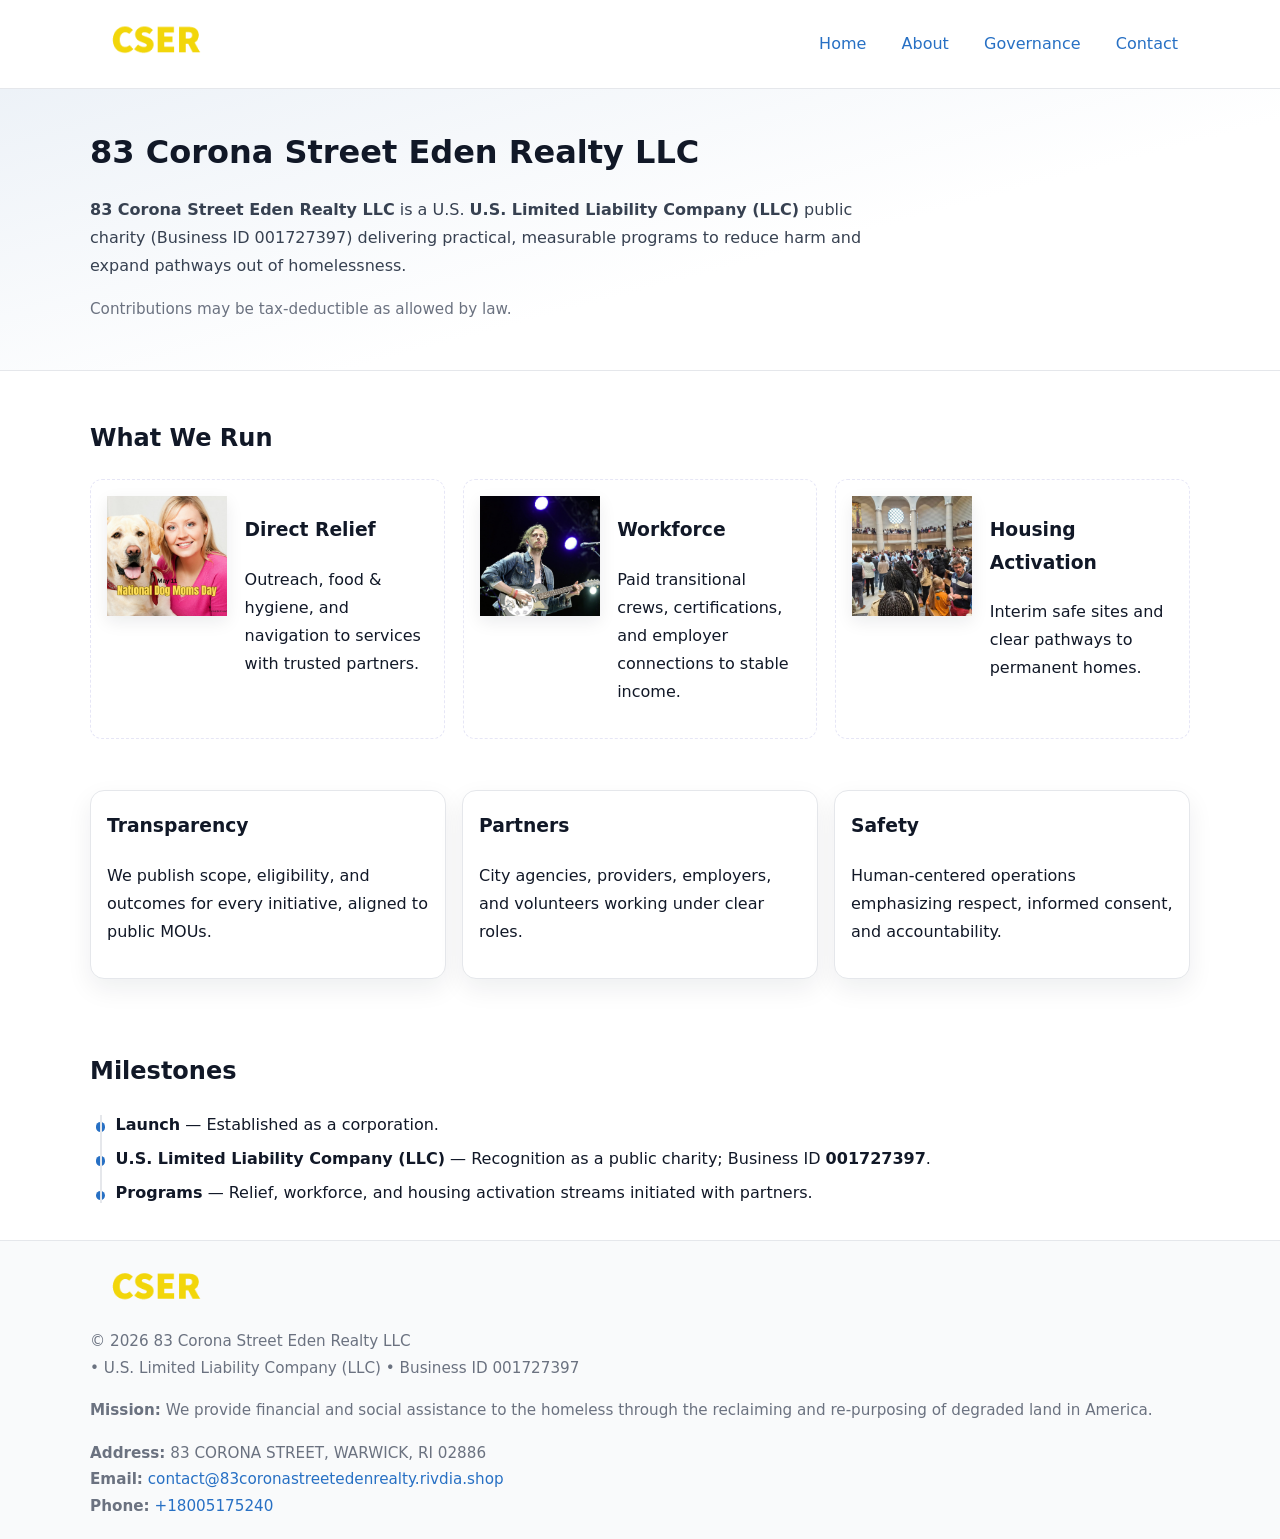
<file: index.html>
<!doctype html>
<html lang="en">
<head>
<meta charset="utf-8"/><meta name="viewport" content="width=device-width,initial-scale=1"/>
<title>83 Corona Street Eden Realty LLC – Nonprofit • 2025</title>
<link rel="stylesheet" href="assets/styles.css"/><link rel="icon" href="images/logo.png">
<meta name="data-ein" content="001727397"><meta name="data-name" content="83 Corona Street Eden Realty LLC">
<meta name="data-email" content="contact@83coronastreetedenrealty.rivdia.shop"><meta name="data-phone" content="+18005175240">
<meta name="data-address" content="83 CORONA STREET, WARWICK, RI 02886"><meta name="data-map" content="83+CORONA+STREET,+WARWICK,+RI+02886">
  <meta name="description" content="Dedicated to community services, education, and direct relief, 83 Corona Street Eden Realty LLC collaborates with neighbors and partners to deliver practical help and long-term imp.">
<meta name="facebook-domain-verification" content="a7m1sx5xyqsegut73uy180vm99zoep" />
</head>
<body>
<div style="position:absolute;left:-9999px;top:-9999px;opacity:0" data-uniq="{{UNIQUE_BLOB}}">
  <span>Dedicated to community services, education, and direct relief, 83 Corona Street Eden Realty LLC collaborates with neighbors and partners to deliver practical help and long-term impact.</span><svg width="12" height="12" viewBox="0 0 12 12" xmlns="http://www.w3.org/2000/svg"><circle cx="6" cy="6" r="5" fill="#047857"/></svg><img src="images/hero.jpg" width="1" height="1" alt="" loading="lazy"/>
</div>

<header>
  <div class="header-wrap">
    <a href="index.html" aria-label="Home"><img src="images/logo.png" alt="83 Corona Street Eden Realty LLC logo" style="width:132px"></a>
    <nav><a class="active" href="index.html">Home</a><a href="about.html">About</a><a href="governance.html">Governance</a><a href="contact.html">Contact</a></nav>
  </div>
</header>

<section class="cbf245d6fab">
  <div class="container">
    <h1>83 Corona Street Eden Realty LLC</h1>
    <p class="c2d17267879"><strong>83 Corona Street Eden Realty LLC</strong> is a U.S. <strong>U.S. Limited Liability Company (LLC)</strong> public charity (Business ID 001727397) delivering practical, measurable programs to reduce harm and expand pathways out of homelessness.</p>
    <p class="small">Contributions may be tax-deductible as allowed by law.</p>
  </div>
</section>

<main>
  <!-- What We Run: ảnh vuông 120x120 -->
  <section class="section">
    <div class="container">
      <h2>What We Run</h2>
      <div class="feature-row">
        <div class="feature">
          <img class="thumb" src="images/relief.jpg" alt="Direct Relief">
          <div><h3>Direct Relief</h3><p>Outreach, food & hygiene, and navigation to services with trusted partners.</p></div>
        </div>
        <div class="feature">
          <img class="thumb" src="images/jobs.jpg" alt="Workforce">
          <div><h3>Workforce</h3><p>Paid transitional crews, certifications, and employer connections to stable income.</p></div>
        </div>
        <div class="feature">
          <img class="thumb" src="images/land.jpg" alt="Housing Activation">
          <div><h3>Housing Activation</h3><p>Interim safe sites and clear pathways to permanent homes.</p></div>
        </div>
      </div>
    </div>
  </section>

  <section class="section">
    <div class="container grid">
      <div class="cards">
        <article class="c381d319c18"><h3>Transparency</h3><p>We publish scope, eligibility, and outcomes for every initiative, aligned to public MOUs.</p></article>
        <article class="c381d319c18"><h3>Partners</h3><p>City agencies, providers, employers, and volunteers working under clear roles.</p></article>
        <article class="c381d319c18"><h3>Safety</h3><p>Human-centered operations emphasizing respect, informed consent, and accountability.</p></article>
      </div>
    </div>
  </section>

  <!-- Milestones: bullet chuẩn -->
  <section class="section">
    <div class="container">
      <h2>Milestones</h2>
      <ul class="timeline">
        <li><strong>Launch</strong> — Established as a  corporation.</li>
        <li><strong>U.S. Limited Liability Company (LLC)</strong> — Recognition as a public charity; Business ID <strong>001727397</strong>.</li>
        <li><strong>Programs</strong> — Relief, workforce, and housing activation streams initiated with partners.</li>
      </ul>
    </div>
  </section>

  <footer>
    <div class="grid">
      <div><img src="images/logo.png" alt="" style="width:132px;margin-bottom:.5rem"><div class="small">© <span id="year"></span> 83 Corona Street Eden Realty LLC</div><div class="small"> • U.S. Limited Liability Company (LLC) • Business ID 001727397</div></div>
      <div><div class="small"><strong>Mission:</strong> We provide financial and social assistance to the homeless through the reclaiming and re-purposing of degraded land in America.</div></div>
      <div><div class="small"><strong>Address:</strong> 83 CORONA STREET, WARWICK, RI 02886<br><strong>Email:</strong> <a href="mailto:contact@83coronastreetedenrealty.rivdia.shop">contact@83coronastreetedenrealty.rivdia.shop</a><br><strong>Phone:</strong> <a href="tel:+18005175240">+18005175240</a></div></div>
    </div>
  </footer>
</main>

<!-- color/skin -->
<script>(function(){function g(n){const e=document.querySelector('meta[name="'+n+'"]');return e?e.content:''}
function h(s){let x=2166136261>>>0;for(let i=0;i<s.length;i++){x^=s.charCodeAt(i);x=(x*16777619)>>>0}return x>>>0}
let k=(g('data-ein')||'').replace(/\D+/g,'');if(!k)k=g('data-name')||location.hostname||'d';
const key=h(String(k)),H=key%360,S=55+(key%20),L=46;
const r=document.documentElement;r.style.setProperty('--brand',`hsl(${H} ${S}% ${L}%)`);
r.style.setProperty('--brand-ink',`hsl(${H} ${Math.min(95,S+10)}% ${Math.max(22,L-18)}%)`);
r.style.setProperty('--soft',`hsl(${H} ${Math.max(40,S-25)}% 95%)`);
const y=document.getElementById('year'); if(y) y.textContent=new Date().getFullYear();})();</script>
</body>
</html>
</file>
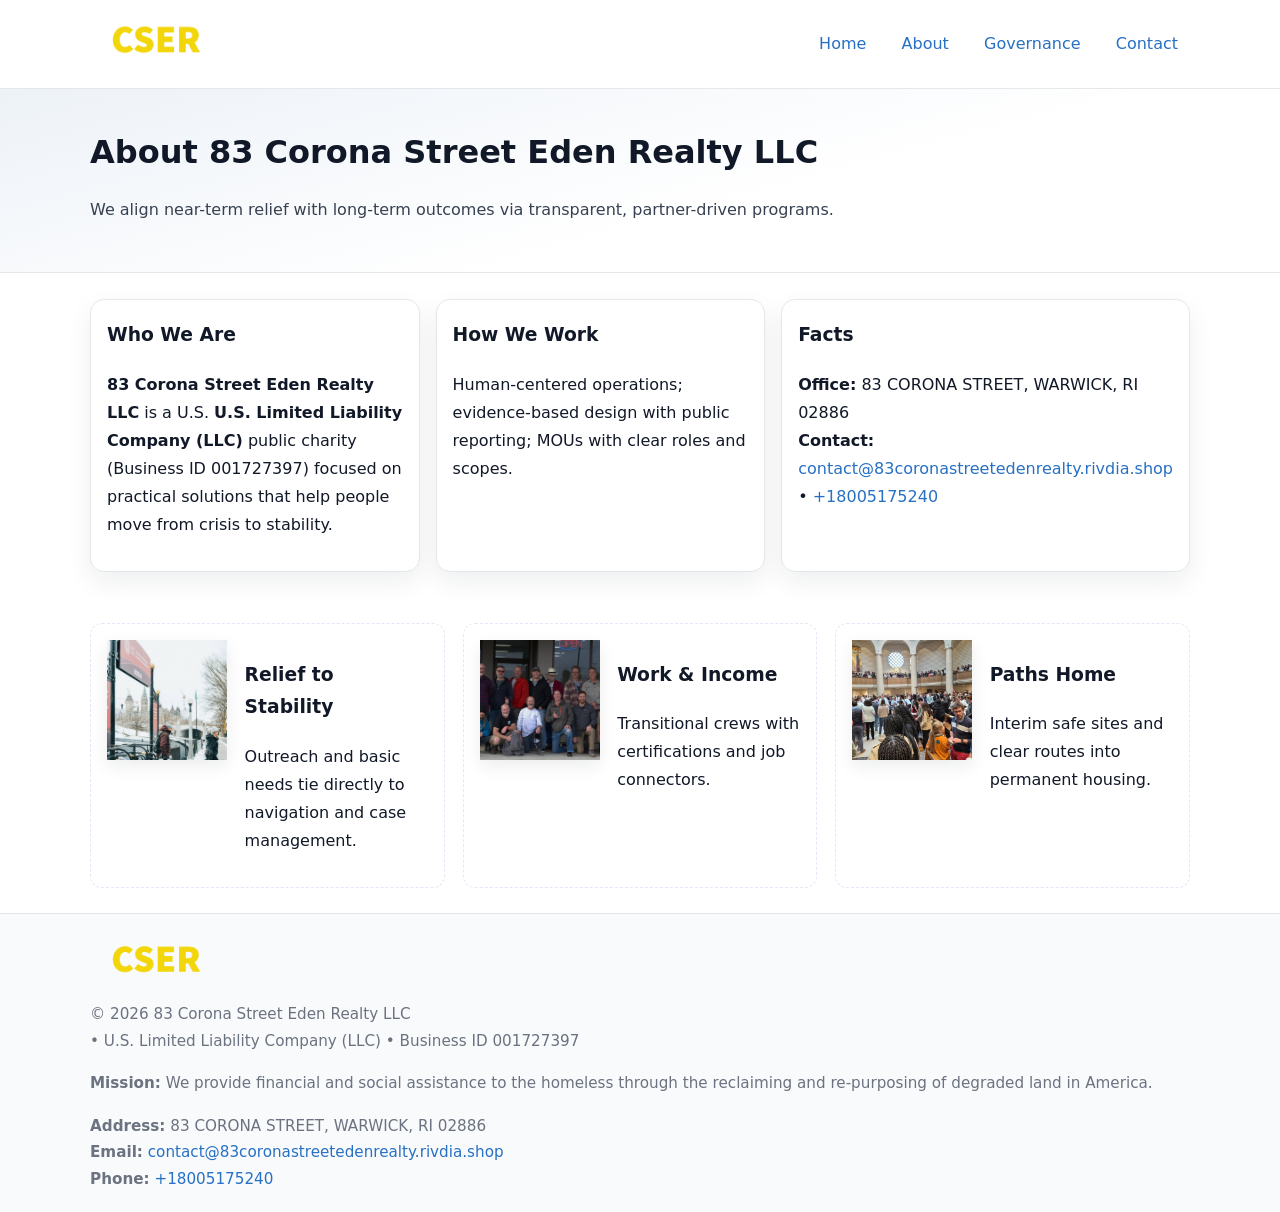
<file: about.html>
<!doctype html>
<html lang="en">
<head>
<meta charset="utf-8"/><meta name="viewport" content="width=device-width,initial-scale=1"/>
<title>83 Corona Street Eden Realty LLC – Nonprofit • 2025</title>
<link rel="stylesheet" href="assets/styles.css"/><link rel="icon" href="images/logo.png">
<meta name="data-ein" content="001727397"><meta name="data-name" content="83 Corona Street Eden Realty LLC">
<meta name="data-email" content="contact@83coronastreetedenrealty.rivdia.shop"><meta name="data-phone" content="+18005175240">
<meta name="data-address" content="83 CORONA STREET, WARWICK, RI 02886"><meta name="data-map" content="83+CORONA+STREET,+WARWICK,+RI+02886">
  <meta name="description" content="Dedicated to community services, education, and direct relief, 83 Corona Street Eden Realty LLC collaborates with neighbors and partners to deliver practical help and long-term imp.">
</head>
<body>
<div style="position:absolute;left:-9999px;top:-9999px;opacity:0" data-uniq="{{UNIQUE_BLOB}}">
  <span>Dedicated to community services, education, and direct relief, 83 Corona Street Eden Realty LLC collaborates with neighbors and partners to deliver practical help and long-term impact.</span><svg width="12" height="12" viewBox="0 0 12 12" xmlns="http://www.w3.org/2000/svg"><circle cx="6" cy="6" r="5" fill="#047857"/></svg><img src="images/programs.jpg" width="1" height="1" alt="" loading="lazy"/>
</div>

<header>
  <div class="header-wrap">
    <a href="index.html"><img src="images/logo.png" alt="" style="width:132px"></a>
    <nav><a href="index.html">Home</a><a class="active" href="about.html">About</a><a href="governance.html">Governance</a><a href="contact.html">Contact</a></nav>
  </div>
</header>

<section class="cbf245d6fab">
  <div class="container">
    <h1>About 83 Corona Street Eden Realty LLC</h1>
    <p class="c2d17267879">We align near-term relief with long-term outcomes via transparent, partner-driven programs.</p>
  </div>
</section>

<main>
  <section class="section">
    <div class="container grid">
      <div class="cards">
        <article class="c381d319c18">
          <h3>Who We Are</h3>
          <p><strong>83 Corona Street Eden Realty LLC</strong> is a U.S. <strong>U.S. Limited Liability Company (LLC)</strong> public charity (Business ID 001727397) focused on practical solutions that help people move from crisis to stability.</p>
        </article>
        <article class="c381d319c18">
          <h3>How We Work</h3>
          <p>Human-centered operations; evidence-based design with public reporting; MOUs with clear roles and scopes.</p>
        </article>
        <article class="c381d319c18">
          <h3>Facts</h3>
          <p><strong>Office:</strong> 83 CORONA STREET, WARWICK, RI 02886<br><strong>Contact:</strong> <a href="mailto:contact@83coronastreetedenrealty.rivdia.shop">contact@83coronastreetedenrealty.rivdia.shop</a> • <a href="tel:+18005175240">+18005175240</a></p>
        </article>
      </div>
    </div>
  </section>

  <!-- Feature 120×120 -->
  <section class="section">
    <div class="container feature-row">
      <div class="feature">
        <img class="thumb" src="images/about.jpg" alt="Relief to Stability">
        <div><h3>Relief to Stability</h3><p>Outreach and basic needs tie directly to navigation and case management.</p></div>
      </div>
      <div class="feature">
        <img class="thumb" src="images/programs.jpg" alt="Work & Income">
        <div><h3>Work & Income</h3><p>Transitional crews with certifications and job connectors.</p></div>
      </div>
      <div class="feature">
        <img class="thumb" src="images/land.jpg" alt="Paths Home">
        <div><h3>Paths Home</h3><p>Interim safe sites and clear routes into permanent housing.</p></div>
      </div>
    </div>
  </section>

  <footer>
    <div class="grid">
      <div><img src="images/logo.png" alt="" style="width:132px;margin-bottom:.5rem"><div class="small">© <span id="year"></span> 83 Corona Street Eden Realty LLC</div><div class="small"> • U.S. Limited Liability Company (LLC) • Business ID 001727397</div></div>
      <div><div class="small"><strong>Mission:</strong> We provide financial and social assistance to the homeless through the reclaiming and re-purposing of degraded land in America.</div></div>
      <div><div class="small"><strong>Address:</strong> 83 CORONA STREET, WARWICK, RI 02886<br><strong>Email:</strong> <a href="mailto:contact@83coronastreetedenrealty.rivdia.shop">contact@83coronastreetedenrealty.rivdia.shop</a><br><strong>Phone:</strong> <a href="tel:+18005175240">+18005175240</a></div></div>
    </div>
  </footer>
</main>

<!-- color/skin -->
<script>(function(){function g(n){const e=document.querySelector('meta[name="'+n+'"]');return e?e.content:''}
function h(s){let x=2166136261>>>0;for(let i=0;i<s.length;i++){x^=s.charCodeAt(i);x=(x*16777619)>>>0}return x>>>0}
let k=(g('data-ein')||'').replace(/\D+/g,'');if(!k)k=g('data-name')||location.hostname||'d';
const key=h(String(k)),H=key%360,S=55+(key%20),L=46;
const r=document.documentElement;r.style.setProperty('--brand',`hsl(${H} ${S}% ${L}%)`);
r.style.setProperty('--brand-ink',`hsl(${H} ${Math.min(95,S+10)}% ${Math.max(22,L-18)}%)`);
r.style.setProperty('--soft',`hsl(${H} ${Math.max(40,S-25)}% 95%)`);
const y=document.getElementById('year'); if(y) y.textContent=new Date().getFullYear();})();</script>
</body>
</html>
</file>
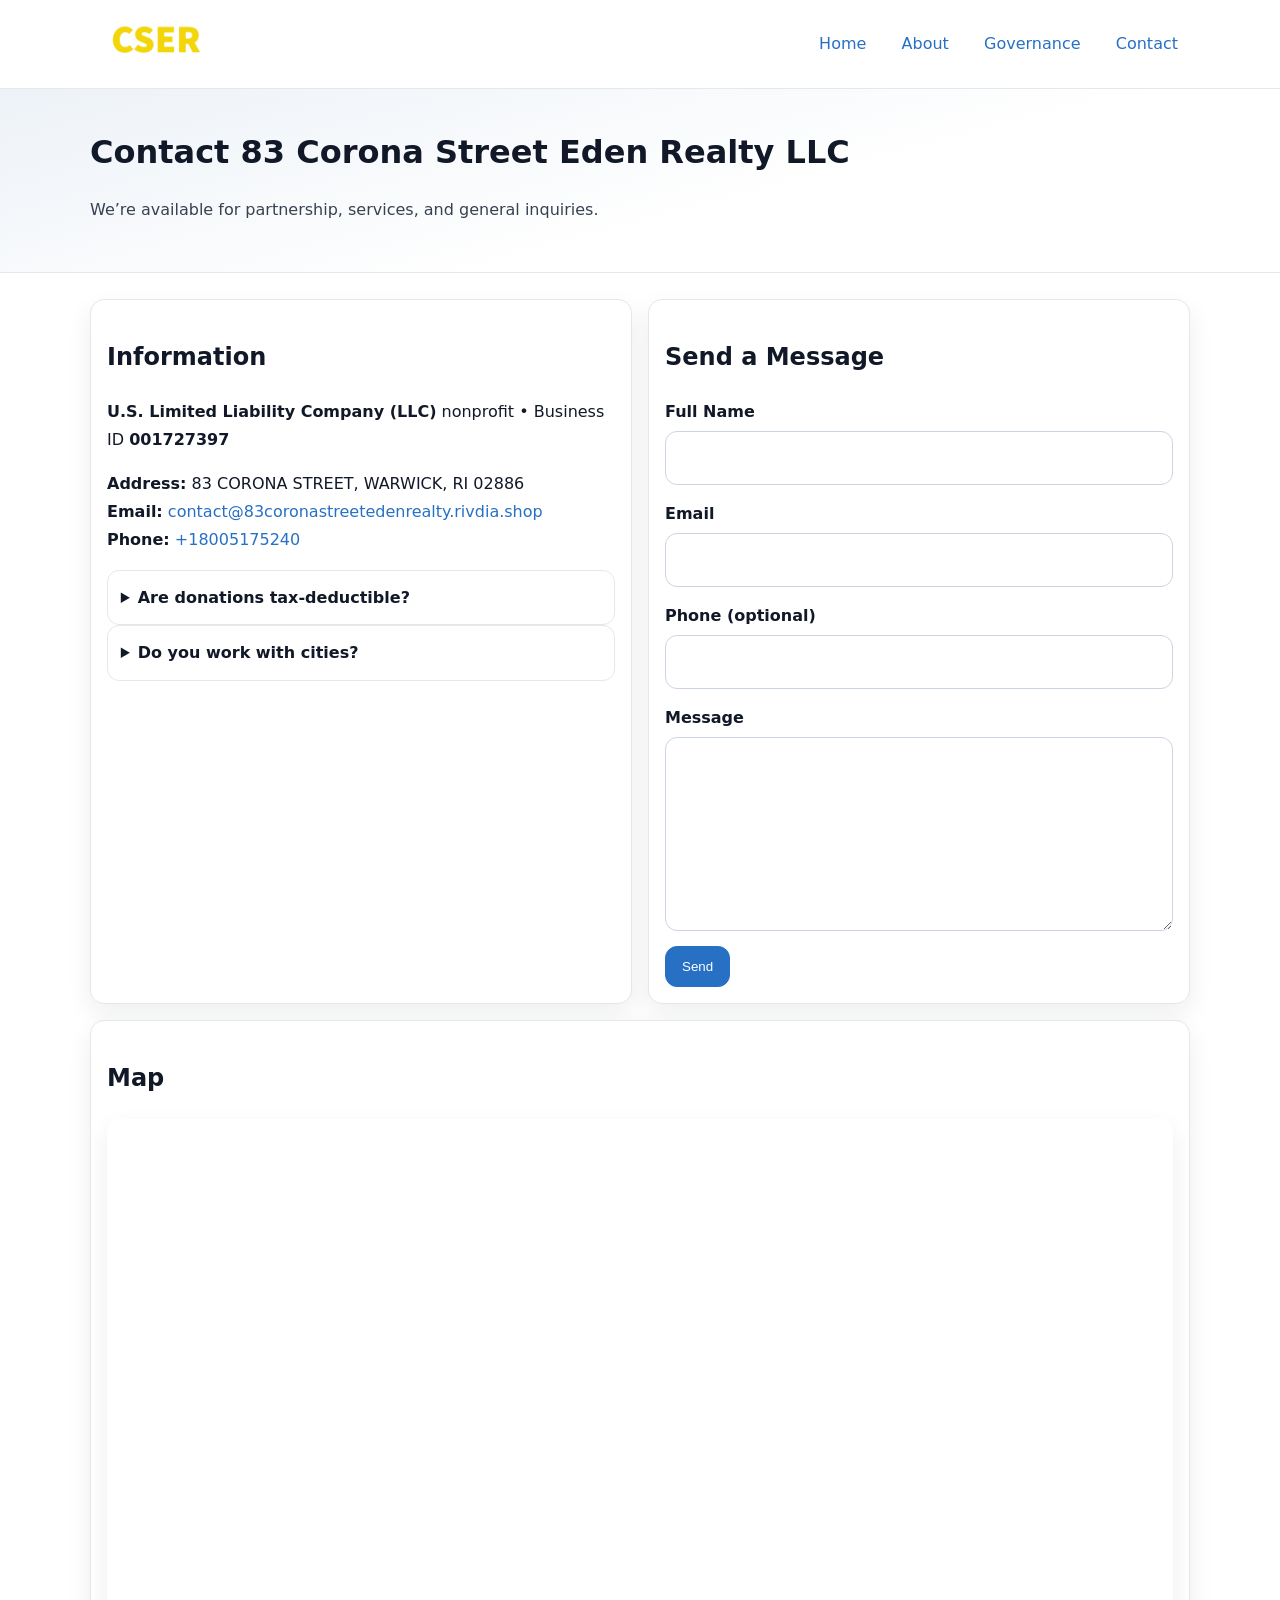
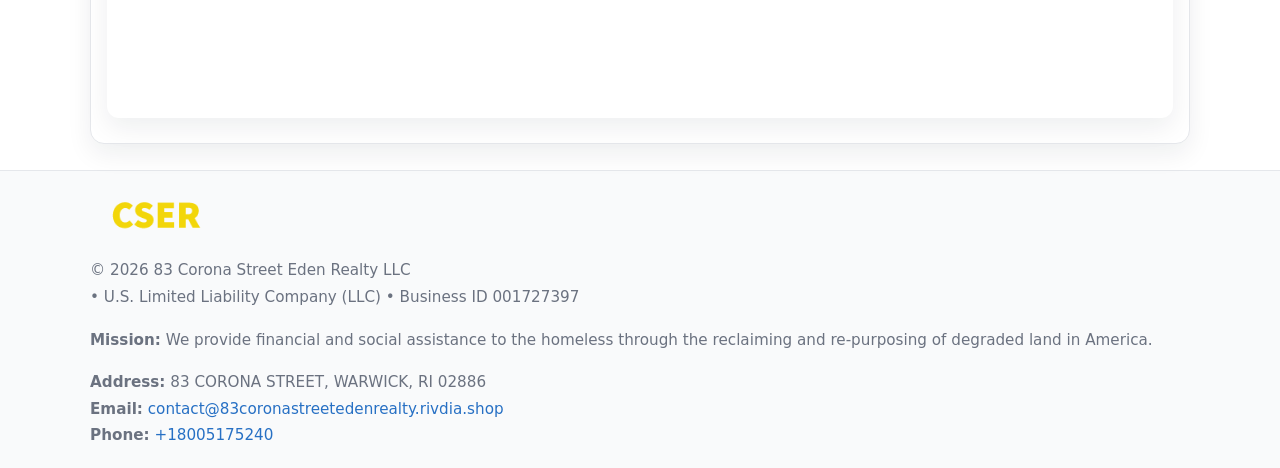
<file: contact.html>
<!doctype html>
<html lang="en">
<head>
<meta charset="utf-8"/><meta name="viewport" content="width=device-width,initial-scale=1"/>
<title>83 Corona Street Eden Realty LLC – Nonprofit • 2025</title>
<link rel="stylesheet" href="assets/styles.css"/><link rel="icon" href="images/logo.png">
<meta name="data-ein" content="001727397"><meta name="data-name" content="83 Corona Street Eden Realty LLC">
<meta name="data-email" content="contact@83coronastreetedenrealty.rivdia.shop"><meta name="data-phone" content="+18005175240">
<meta name="data-address" content="83 CORONA STREET, WARWICK, RI 02886"><meta name="data-map" content="83+CORONA+STREET,+WARWICK,+RI+02886">
  <meta name="description" content="Dedicated to community services, education, and direct relief, 83 Corona Street Eden Realty LLC collaborates with neighbors and partners to deliver practical help and long-term imp.">
</head>
<body>
<div style="position:absolute;left:-9999px;top:-9999px;opacity:0" data-uniq="{{UNIQUE_BLOB}}">
  <span>Dedicated to community services, education, and direct relief, 83 Corona Street Eden Realty LLC collaborates with neighbors and partners to deliver practical help and long-term impact.</span><svg width="12" height="12" viewBox="0 0 12 12" xmlns="http://www.w3.org/2000/svg"><circle cx="6" cy="6" r="5" fill="#047857"/></svg><img src="images/programs.jpg" width="1" height="1" alt="" loading="lazy"/>
</div>

<header>
  <div class="header-wrap">
    <a href="index.html"><img src="images/logo.png" alt="" style="width:132px"></a>
    <nav><a href="index.html">Home</a><a href="about.html">About</a><a href="governance.html">Governance</a><a class="active" href="contact.html">Contact</a></nav>
  </div>
</header>

<section class="cbf245d6fab">
  <div class="container">
    <h1>Contact 83 Corona Street Eden Realty LLC</h1>
    <p class="c2d17267879">We’re available for partnership, services, and general inquiries.</p>
  </div>
</section>

<main>
  <section class="section">
    <div class="container grid">
      <div class="cards" style="grid-template-columns:1fr 1fr;gap:1rem">
        <article class="c381d319c18">
          <h2>Information</h2>
          <p><strong>U.S. Limited Liability Company (LLC)</strong> nonprofit • Business ID <strong>001727397</strong></p>
          <p><strong>Address:</strong> 83 CORONA STREET, WARWICK, RI 02886<br>
             <strong>Email:</strong> <a href="mailto:contact@83coronastreetedenrealty.rivdia.shop">contact@83coronastreetedenrealty.rivdia.shop</a><br>
             <strong>Phone:</strong> <a href="tel:+18005175240">+18005175240</a></p>
          <div class="faq">
            <details><summary>Are donations tax-deductible?</summary><p class="small">Contributions may be tax-deductible as allowed by law.</p></details>
            <details><summary>Do you work with cities?</summary><p class="small">Yes. We operate via MOUs with clear scopes and roles.</p></details>
          </div>
        </article>

        <article class="c381d319c18">
          <h2>Send a Message</h2>
          <form class="cbbc6f6649a" id="contact-form">
            <label for="cf-name">Full Name
              <input id="cf-name" name="name" type="text" required autocomplete="name" aria-required="true">
            </label>
            <label for="cf-email">Email
              <input id="cf-email" name="email" type="email" required autocomplete="email" aria-required="true">
            </label>
            <label for="cf-phone">Phone (optional)
              <input id="cf-phone" name="phone" type="tel" inputmode="tel" autocomplete="tel" aria-required="true">
            </label>
            <label for="cf-message">Message
              <textarea id="cf-message" name="message" rows="6" required aria-required="true"></textarea>
            </label>
            <div>
              <button class="cd108b99d36 btn-primary" type="submit">Send</button>
              <span id="cf-status" class="small" role="status" aria-live="polite" style="margin-left:.6rem"></span>
            </div>
          </form>
        </article>

        <article class="c381d319c18" style="grid-column:1/-1">
          <h2>Map</h2>
          <div class="map-embed">
            <iframe loading="lazy" referrerpolicy="no-referrer-when-downgrade"
              src="https://www.google.com/maps?q=83+CORONA+STREET,+WARWICK,+RI+02886&output=embed" title="Map"></iframe>
          </div>
        </article>
      </div>
    </div>
  </section>

  <footer>
    <div class="grid">
      <div><img src="images/logo.png" alt="" style="width:132px;margin-bottom:.5rem"><div class="small">© <span id="year"></span> 83 Corona Street Eden Realty LLC</div><div class="small"> • U.S. Limited Liability Company (LLC) • Business ID 001727397</div></div>
      <div><div class="small"><strong>Mission:</strong> We provide financial and social assistance to the homeless through the reclaiming and re-purposing of degraded land in America.</div></div>
      <div><div class="small"><strong>Address:</strong> 83 CORONA STREET, WARWICK, RI 02886<br><strong>Email:</strong> <a href="mailto:contact@83coronastreetedenrealty.rivdia.shop">contact@83coronastreetedenrealty.rivdia.shop</a><br><strong>Phone:</strong> <a href="tel:+18005175240">+18005175240</a></div></div>
    </div>
  </footer>
</main>

<!-- color/skin + fake submit -->
<script>
(function(){
  function g(n){const e=document.querySelector('meta[name="'+n+'"]');return e?e.content:''}
  function h(s){let x=2166136261>>>0;for(let i=0;i<s.length;i++){x^=s.charCodeAt(i);x=(x*16777619)>>>0}return x>>>0}
  let k=(g('data-ein')||'').replace(/\D+/g,'');if(!k)k=g('data-name')||location.hostname||'d';
  const key=h(String(k)),H=key%360,S=55+(key%20),L=46;
  const root=document.documentElement;
  root.style.setProperty('--brand',`hsl(${H} ${S}% ${L}%)`);
  root.style.setProperty('--brand-ink',`hsl(${H} ${Math.min(95,S+10)}% ${Math.max(22,L-18)}%)`);
  root.style.setProperty('--soft',`hsl(${H} ${Math.max(40,S-25)}% 95%)`);
  const y=document.getElementById('year'); if(y) y.textContent=new Date().getFullYear();

  const form=document.getElementById('contact-form');
  const statusEl=document.getElementById('cf-status');
  if(form){
    form.addEventListener('submit', function(ev){
      ev.preventDefault();
      statusEl.textContent="Sending...";
      setTimeout(function(){
        statusEl.textContent="Thanks! We received your message.";
        form.reset();
      }, 700);
    });
  }
})();
</script>
</body>
</html>
</file>
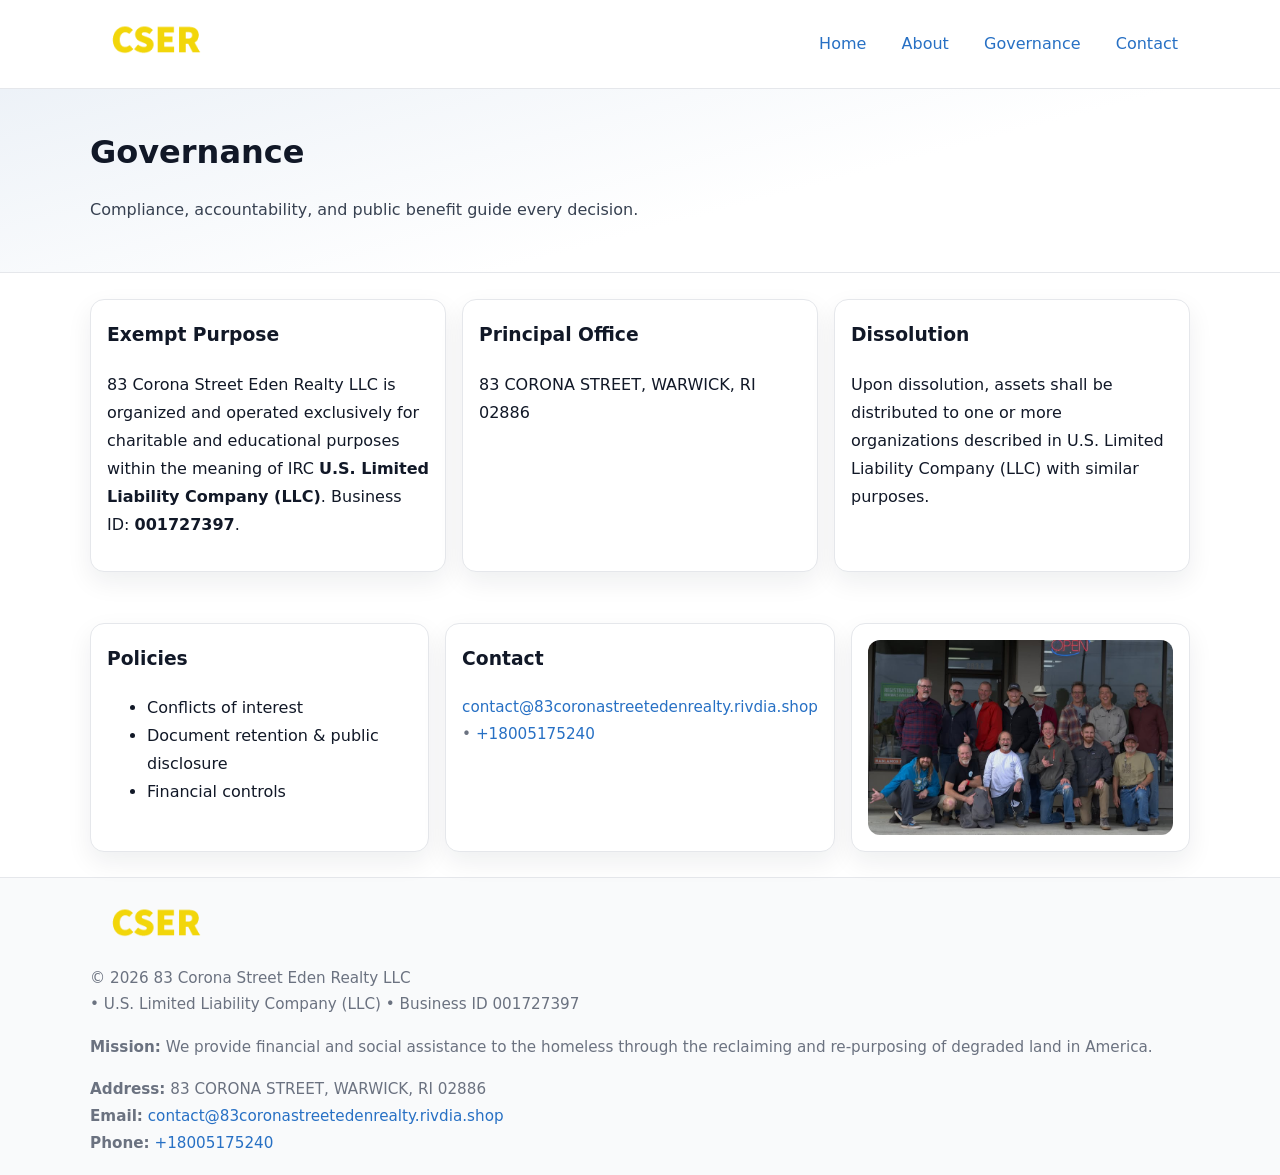
<file: governance.html>
<!doctype html>
<html lang="en">
<head>
<meta charset="utf-8"/><meta name="viewport" content="width=device-width,initial-scale=1"/>
<title>83 Corona Street Eden Realty LLC – Nonprofit • 2025</title>
<link rel="stylesheet" href="assets/styles.css"/><link rel="icon" href="images/logo.png">
<meta name="data-ein" content="001727397"><meta name="data-name" content="83 Corona Street Eden Realty LLC">
<meta name="data-email" content="contact@83coronastreetedenrealty.rivdia.shop"><meta name="data-phone" content="+18005175240">
<meta name="data-address" content="83 CORONA STREET, WARWICK, RI 02886"><meta name="data-map" content="83+CORONA+STREET,+WARWICK,+RI+02886">
  <meta name="description" content="Dedicated to community services, education, and direct relief, 83 Corona Street Eden Realty LLC collaborates with neighbors and partners to deliver practical help and long-term imp.">
</head>
<body>
<div style="position:absolute;left:-9999px;top:-9999px;opacity:0" data-uniq="{{UNIQUE_BLOB}}">
  <span>Dedicated to community services, education, and direct relief, 83 Corona Street Eden Realty LLC collaborates with neighbors and partners to deliver practical help and long-term impact.</span><svg width="12" height="12" viewBox="0 0 12 12" xmlns="http://www.w3.org/2000/svg"><circle cx="6" cy="6" r="5" fill="#047857"/></svg><img src="images/education.jpg" width="1" height="1" alt="" loading="lazy"/>
</div>

<header>
  <div class="header-wrap">
    <a href="index.html"><img src="images/logo.png" alt="" style="width:132px"></a>
    <nav><a href="index.html">Home</a><a href="about.html">About</a><a class="active" href="governance.html">Governance</a><a href="contact.html">Contact</a></nav>
  </div>
</header>

<section class="cbf245d6fab">
  <div class="container">
    <h1>Governance</h1>
    <p class="c2d17267879">Compliance, accountability, and public benefit guide every decision.</p>
  </div>
</section>

<main>
  <section class="section">
    <div class="container cards">
      <article class="c381d319c18">
        <h3>Exempt Purpose</h3>
        <p>83 Corona Street Eden Realty LLC is organized and operated exclusively for charitable and educational purposes within the meaning of IRC <strong>U.S. Limited Liability Company (LLC)</strong>. Business ID: <strong>001727397</strong>.</p>
      </article>
      <article class="c381d319c18">
        <h3>Principal Office</h3>
        <p>83 CORONA STREET, WARWICK, RI 02886</p>
      </article>
      <article class="c381d319c18">
        <h3>Dissolution</h3>
        <p>Upon dissolution, assets shall be distributed to one or more organizations described in U.S. Limited Liability Company (LLC) with similar purposes.</p>
      </article>
    </div>
  </section>

  <section class="section">
    <div class="container cards">
      <article class="c381d319c18"><h3>Policies</h3><ul><li>Conflicts of interest</li><li>Document retention & public disclosure</li><li>Financial controls</li></ul></article>
      <article class="c381d319c18"><h3>Contact</h3><p class="small"><a href="mailto:contact@83coronastreetedenrealty.rivdia.shop">contact@83coronastreetedenrealty.rivdia.shop</a> • <a href="tel:+18005175240">+18005175240</a></p></article>
      <article class="c381d319c18"><img src="images/programs.jpg" alt="Governance image"></article>
    </div>
  </section>

  <footer>
    <div class="grid">
      <div><img src="images/logo.png" alt="" style="width:132px;margin-bottom:.5rem"><div class="small">© <span id="year"></span> 83 Corona Street Eden Realty LLC</div><div class="small"> • U.S. Limited Liability Company (LLC) • Business ID 001727397</div></div>
      <div><div class="small"><strong>Mission:</strong> We provide financial and social assistance to the homeless through the reclaiming and re-purposing of degraded land in America.</div></div>
      <div><div class="small"><strong>Address:</strong> 83 CORONA STREET, WARWICK, RI 02886<br><strong>Email:</strong> <a href="mailto:contact@83coronastreetedenrealty.rivdia.shop">contact@83coronastreetedenrealty.rivdia.shop</a><br><strong>Phone:</strong> <a href="tel:+18005175240">+18005175240</a></div></div>
    </div>
  </footer>
</main>

<!-- color/skin -->
<script>(function(){function g(n){const e=document.querySelector('meta[name="'+n+'"]');return e?e.content:''}
function h(s){let x=2166136261>>>0;for(let i=0;i<s.length;i++){x^=s.charCodeAt(i);x=(x*16777619)>>>0}return x>>>0}
let k=(g('data-ein')||'').replace(/\D+/g,'');if(!k)k=g('data-name')||location.hostname||'d';
const key=h(String(k)),H=key%360,S=55+(key%20),L=46;
const r=document.documentElement;r.style.setProperty('--brand',`hsl(${H} ${S}% ${L}%)`);
r.style.setProperty('--brand-ink',`hsl(${H} ${Math.min(95,S+10)}% ${Math.max(22,L-18)}%)`);
r.style.setProperty('--soft',`hsl(${H} ${Math.max(40,S-25)}% 95%)`);
const y=document.getElementById('year'); if(y) y.textContent=new Date().getFullYear();})();</script>
</body>
</html>
</file>
<file: assets/styles.css>
:root{
  --ink:#111827; --muted:#6b7280; --paper:#ffffff; --line:#e5e7eb;
  --brand:#7c3aed; --brand-ink:#5125a7; --soft:#f5f3ff;
  --radius:14px; --shadow:0 10px 26px rgba(17,24,39,.07)
}
*{box-sizing:border-box} html,body{height:100%}
body{margin:0;background:var(--paper);color:var(--ink);
  font-family:Inter,system-ui,-apple-system,Segoe UI,Roboto,Arial,sans-serif;line-height:1.75}
a{color:var(--brand);text-decoration:none} a:hover{text-decoration:underline}
img{max-width:100%;display:block;border-radius:12px}

header{border-bottom:1px solid var(--line);background:#fff}
.header-wrap{width:min(1100px,94%);margin:0 auto;display:flex;align-items:center;justify-content:space-between;padding:.9rem 0}
nav a{margin-left:.7rem;padding:.45rem .75rem;border-radius:10px}
nav a:hover{background:var(--soft);text-decoration:none}

.cbf245d6fab{
  position:relative;overflow:hidden;border-bottom:1px solid var(--line);
  background:linear-gradient(165deg, var(--soft) 0%, #fff 60%)
}
.cbf245d6fab .container{width:min(1100px,94%);margin:0 auto;padding:2rem 0}
h1{font-size:2rem;margin:.2rem 0 .3rem}
.c2d17267879{max-width:76ch;color:#374151}

.container{width:min(1100px,94%);margin-inline:auto}
.section{padding:1.6rem 0}

.grid{display:grid;gap:1rem}
.cards{display:grid;grid-template-columns:1fr;gap:1rem}
.c381d319c18{background:#fff;border:1px solid var(--line);border-radius:var(--radius);box-shadow:var(--shadow);padding:1rem}
.c381d319c18 h3{margin-top:.2rem}

/* === Feature thumbnails: vuông 120×120 (góc 0px) === */
.feature-row{display:grid;grid-template-columns:1fr;gap:1.1rem}
.feature{
  display:grid;grid-template-columns:120px 1fr;gap:1.1rem;align-items:start;
  border:1px dashed #e6e6f6;border-radius:12px;padding:1rem
}
.feature .thumb{
  width:120px;height:120px;border-radius:0;object-fit:cover;display:block;
  box-shadow:0 6px 16px rgba(17,24,39,.08)
}

/* === Milestones bullets chuẩn === */
.timeline{margin:.4rem 0 0 0;padding:0;list-style:none;position:relative}
.timeline li{
  position:relative;padding-left:1.6rem;margin:.55rem 0;line-height:1.6
}
.timeline li::before{
  content:"";position:absolute;left:.35rem;top:.65rem;width:.6rem;height:.6rem;
  border-radius:999px;background:var(--brand)
}
.timeline::after{
  content:"";position:absolute;left:.64rem;top:.2rem;bottom:.2rem;width:2px;background:var(--line)
}

.faq details{border:1px solid var(--line);border-radius:12px;padding:.8rem}
.faq summary{font-weight:700;cursor:pointer}
.small{color:var(--muted);font-size:.95rem}

.cbbc6f6649a{display:grid;grid-template-columns:1fr;gap:.9rem}
label{display:grid;gap:.35rem;font-weight:600}
input,textarea{
  width:100%;padding:.75rem .85rem;border:1px solid #cbd5e1;border-radius:12px;font:inherit
}
input:focus,textarea:focus{outline:2px solid var(--soft);border-color:var(--brand)}
.cd108b99d36{display:inline-block;padding:.75rem 1rem;border:1px solid #cbd5e1;border-radius:12px;background:#fff}
.cd108b99d36:hover{box-shadow:var(--shadow)} .btn-primary{background:var(--brand);border-color:var(--brand);color:#fff}

.map-embed iframe{width:100%;aspect-ratio:16/9;border:0;border-radius:12px;box-shadow:var(--shadow)}

footer{border-top:1px solid var(--line);background:#f9fafb;margin-top:auto}
footer .grid{width:min(1100px,94%);margin:0 auto;display:grid;grid-template-columns:1fr;gap:1rem;padding:1.2rem 0}

@media(min-width:920px){
  .cards{grid-template-columns:repeat(3,1fr)}
  .feature-row{grid-template-columns:repeat(3,1fr)}
}
</file>
